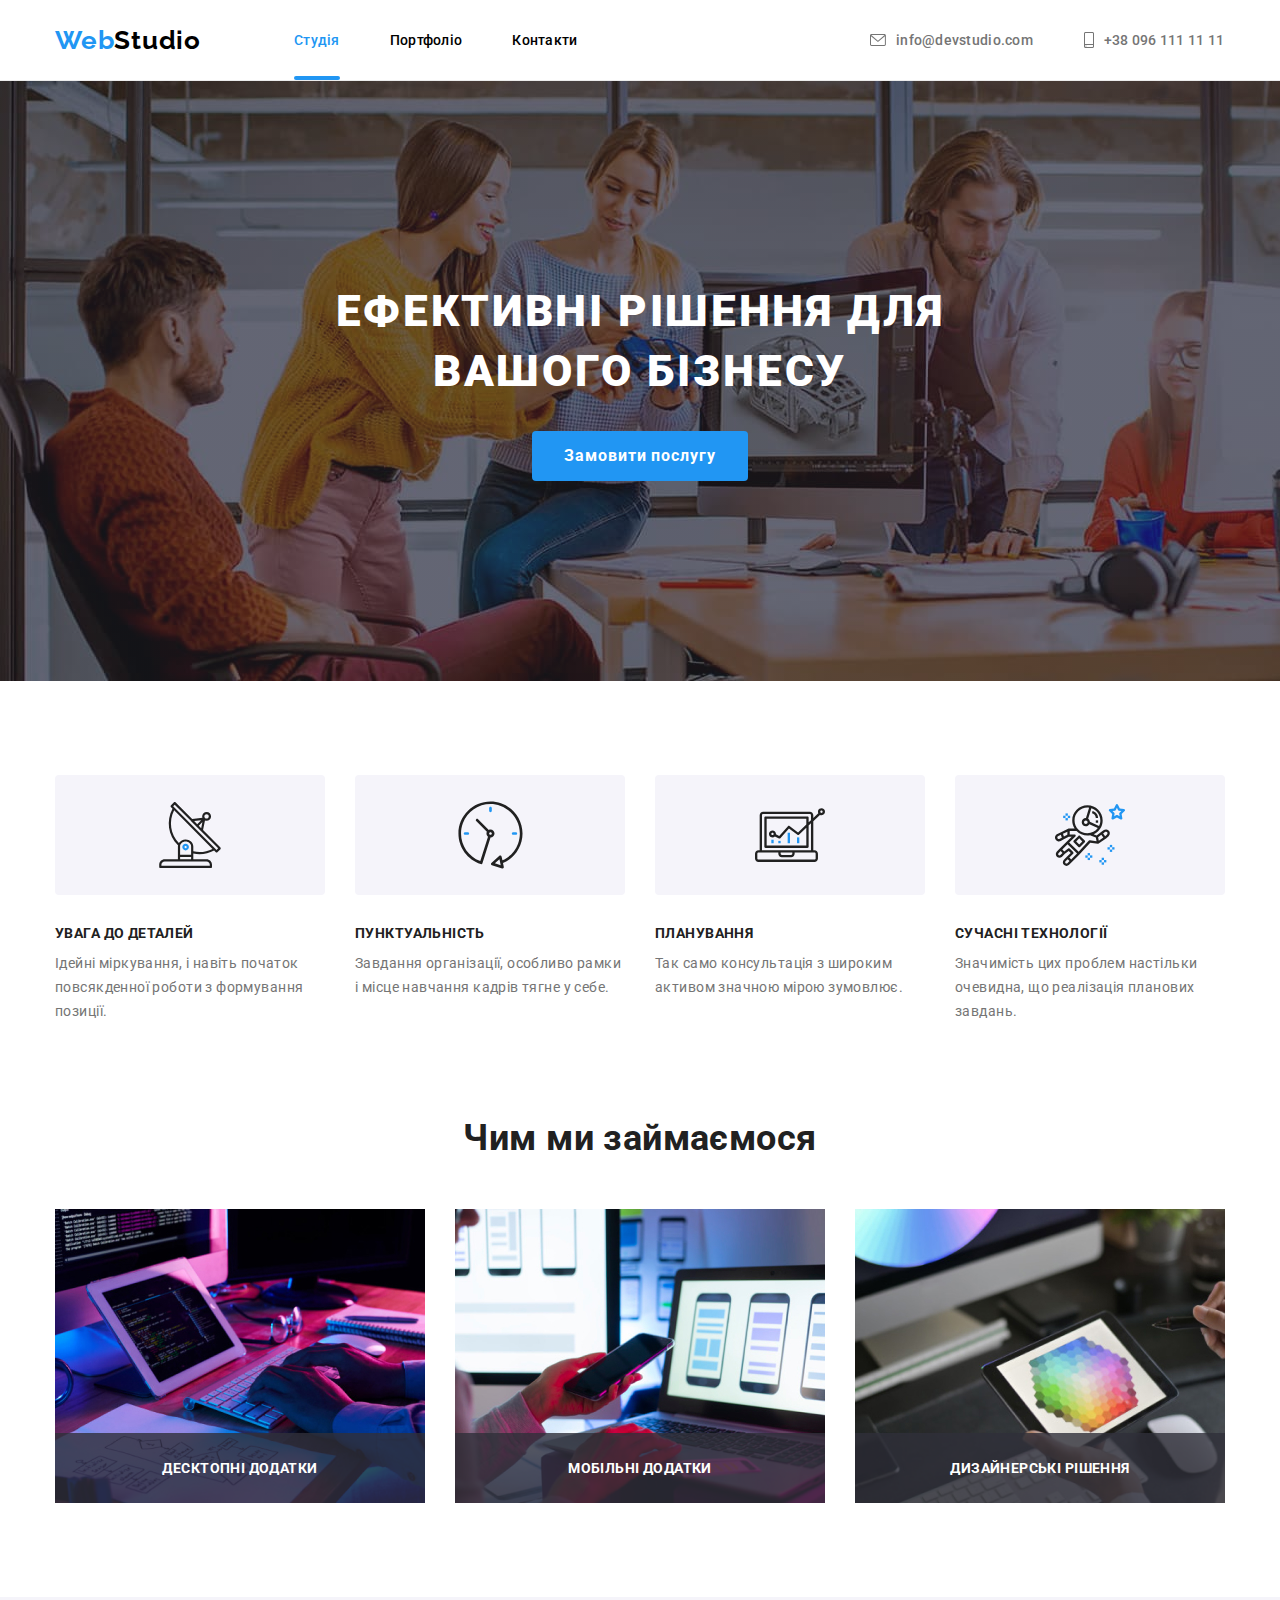
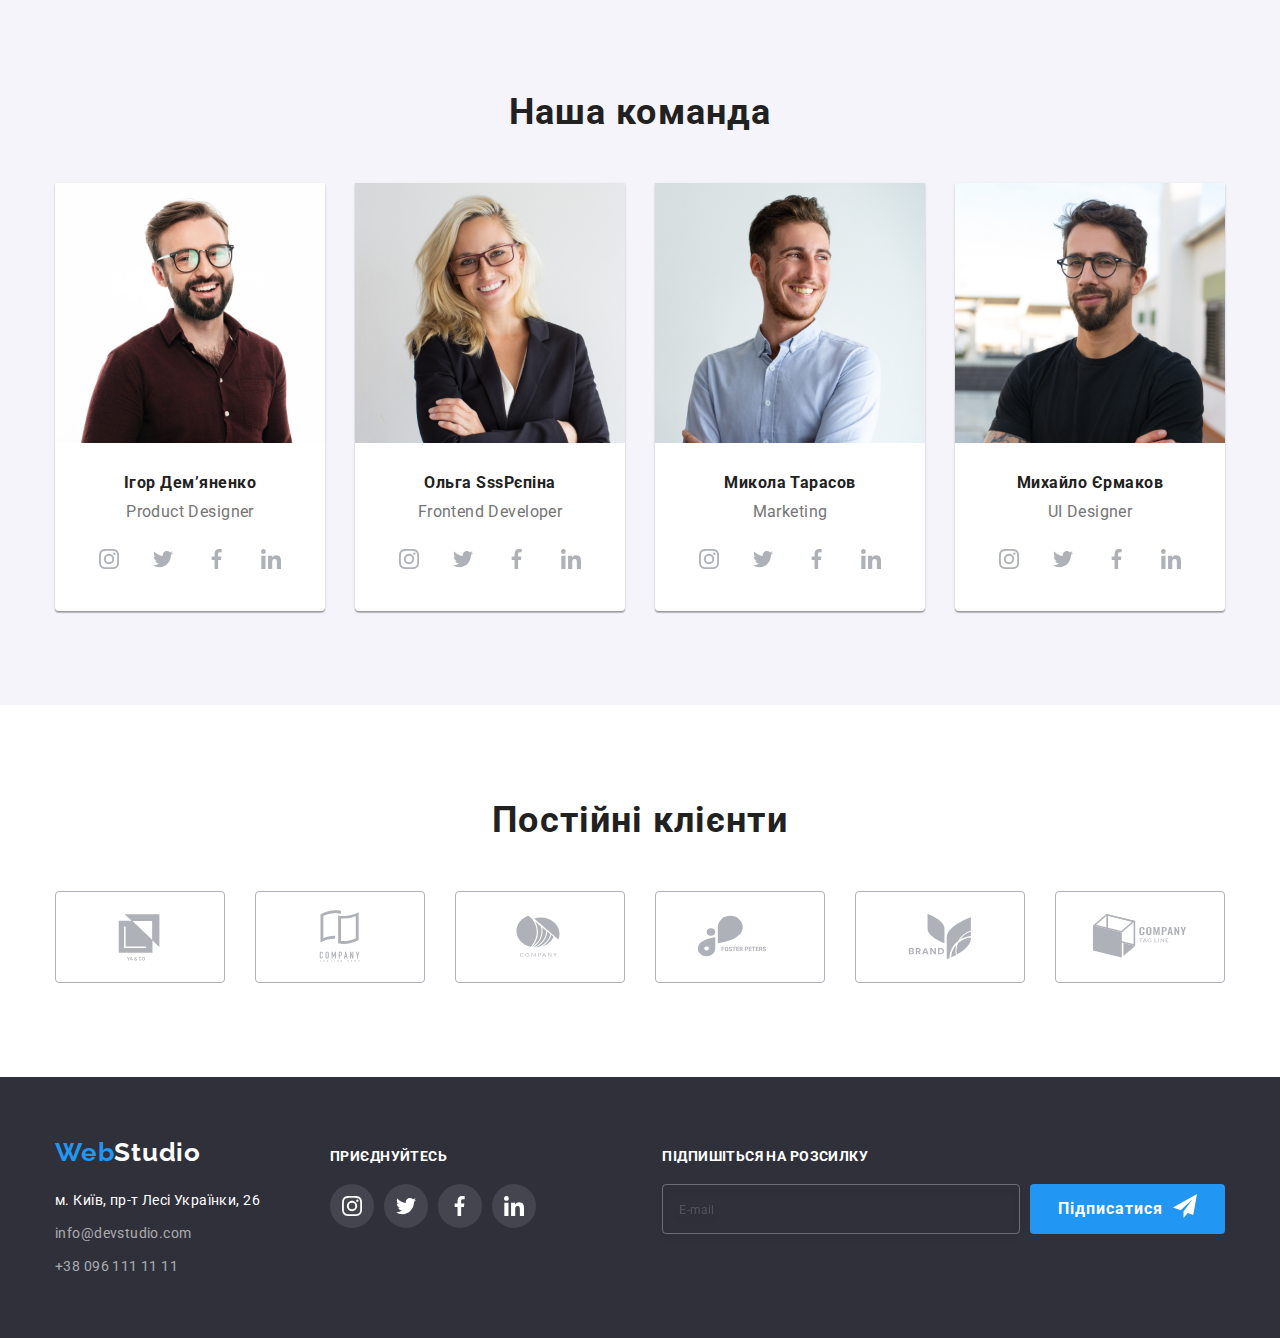
<file: index.html>
<!DOCTYPE html>
<html lang="en">

<head>
    <meta charset="UTF-8">
    <meta http-equiv="X-UA-Compatible" content="IE=edge">
    <meta name="viewport" content="width=device-width, initial-scale=1.0">
    <title>WebStudio</title>
    <link rel="preconnect" href="https://fonts.googleapis.com">
    <link rel="preconnect" href="https://fonts.gstatic.com" crossorigin>
    <link href="https://fonts.googleapis.com/css2?family=Raleway:wght@700&family=Roboto:wght@400;500;700;900&display=swap"
        rel="stylesheet">
        <link rel="stylesheet" href="https://cdnjs.cloudflare.com/ajax/libs/modern-normalize/1.1.0/modern-normalize.min.css">
    <link rel="stylesheet" href="./css/styles.css"/>
</head>

<body>
    <header class="header">
        <div class="header-container container">
        <a class="logo-link link" href="./index.html"><span class="web-logo">Web</span>Studio</a>
        <nav class="header-nav">
            <ul class="nav-list list">
                <li class="header-nav-item"><a href="./index.html"class="header-link link current">Студія</a></li>
                <li class="header-nav-item"><a href="./portfolio.html" class="link">Портфоліо</a> </li>
                <li class="header-nav-item last"><a href="" class="link">Контакти</a> </li>
            </ul>
            <!-- Навігація -->
        </nav>
        <!-- Пошта, телефон -->
        <ul class="list-adress list">
            <li class="list-item">
                <a class="adress-post link" href="mailto:info@devstudio.com">
                    <svg class="adress-icon" width="16" height="12">
                        <use href="./images/symbol-defs.svg#icon-envelope-new"></use>
                    </svg>
                info@devstudio.com</a></li>
            <li><a class="adress-tel link" href="tel:+380961111111">
                <svg class="adress-icon" width="10" height="16">
                    <use href="./images/symbol-defs.svg#icon-smartphone-new"></use>
                </svg>
                +38 096 111 11 11</a></li>
        </ul>
        </div>
    </header>
    <!-- Головий слайд -->
            <main>
                <section class="main-section">
                <div class="container">
            <h1 class="main-title">Ефективні рішення для вашого бізнесу</h1>
            <button class="main-button btn" data-modal-open type="button">Замовити послугу</button>
        </section>
        </div>
        <!-- Особливості -->
        <section class="advantages section">
        <div class="container">
            <h2 class="visually-hidden">Особливості</h2>
            <ul class="advantages-list list">
                <li>
                    <div class="advantages-list-icon">
                    <svg class="advantages-icon" width="66" height="70">
                        <use href="./images/symbol-defs.svg#icon-antenna-full"></use>
                    </svg>
                    </div>
                    <h3 class="advantages-list-title">УВАГА ДО ДЕТАЛЕЙ</h3>
                    <p class="advantages-list-text">Ідейні міркування, і навіть початок повсякденної роботи з формування позиції.</p>
                </li>
                <li>
                    <div class="advantages-list-icon">
                        <svg class="advantages-icon" width="67" height="70">
                            <use href="./images/symbol-defs.svg#icon-clock-full"></use>
                        </svg>
                    </div>
                    <h3 class="advantages-list-title">ПУНКТУАЛЬНІСТЬ</h3>
                    <p class="advantages-list-text">Завдання організації, особливо рамки і місце навчання кадрів тягне у себе.</p>
                </li>
                <li>
                    <div class="advantages-list-icon">
                        <svg class="advantages-icon" width="70" height="70">
                            <use href="./images/symbol-defs.svg#icon-diagram-full"></use>
                        </svg>
                    </div>
                    <h3 class="advantages-list-title">ПЛАНУВАННЯ</h3>
                    <p class="advantages-list-text">Так само консультація з широким активом значною мірою зумовлює.</p>
                </li>
                <li>
                    <div class="advantages-list-icon">
                        <svg class="advantages-icon" width="70" height="70">
                            <use href="./images/symbol-defs.svg#icon-astronaut-full"></use>
                        </svg>
                    </div>
                    <h3 class="advantages-list-title">СУЧАСНІ ТЕХНОЛОГІЇ</h3>
                    <p class="advantages-list-text">Значимість цих проблем настільки очевидна, що реалізація планових завдань.</p>
                </li>
            </ul>
        </section>
        </div>
        <!-- Чим ми займаємося -->
        <section class="work section">
        <div class="container">
            <h2 class="work-title">Чим ми займаємося</h2>
            <ul class="work-list list">
                <li class="work--item">
                    <div class="work-thumb">
                        <img src="./images/img1.jpg" alt="IT-фахівець пише код" width="370" height="294">
                        <p class="work-thumb-title">Десктопні додатки</p>
                    </div> 
                </li>
                <li class="work--item">
                    <div class="work-thumb">
                    <img src="./images/img2.jpg" alt="IT-фахівець робить вертску" width="370" height="294">
                    <p class="work-thumb-title">Мобільні додатки</p>
                    </div>
                </li>
                <li class="work--item">
                    <div class="work-thumb">
                <img src="./images/img3.jpg" alt="Дизайнер розробляє дизайн" width="370" height="294">
                <p class="work-thumb-title third">Дизайнерські рішення</p>
                </div>
            </li>
            </ul>
        </section>
        </div>
        <!-- Наша команда -->
        <section class="section-team section" >
            <div class="container">
            <h2 class="team-title-general">Наша команда</h2>
            <ul class="team-title-list list">
                <li class="team-item">
                    <img src="./images/Ігор-Демʼяненко.jpg" alt="Ігор Демʼяненко" width="270" height="260">
                    <div class="team-item-list">
                    <h3 class="team-title">Ігор Демʼяненко</h3>
                    <p class="team-text">Product Designer</p>
                    <ul class="social-list list">
                        <li class="social-items">
                            <a 
                            class="social-link"
                            href="https://www.instagram.com/" 
                            target="_blank" 
                            rel="noopener nofollow noreferrer">
                                <svg class="social-icon" width="20" height="20">
                                <use href="./images/symbol-defs.svg#icon-instagram"></use>
                                </svg>
                            </a>
                        </li>
                        <li><a 
                             class="social-link"
                            href="https://www.instagram.com/" target="_blank" rel="noopener nofollow noreferrer">
                            <svg class="social-icon" width="20" height="20">
                                <use href="./images/symbol-defs.svg#icon-twitter"></use>
                            </svg>
                        </a>
                    </li>
                        <li><a 
                             class="social-link"
                            href="https://www.instagram.com/" target="_blank" rel="noopener nofollow noreferrer">
                            <svg class="social-icon" width="20" height="20">
                                <use href="./images/symbol-defs.svg#icon-facebook"></use>
                            </svg>
                        </a>
                    </li>
                        <li><a 
                             class="social-link"
                            href="https://www.instagram.com/" target="_blank" rel="noopener nofollow noreferrer">
                            <svg class="social-icon" width="20" height="20">
                                <use href="./images/symbol-defs.svg#icon-linkedin"></use>
                            </svg>
                        </a>
                    </li>
                    </ul>
                </li>
                <li class="team-item">
                    <img src="./images/Ольга-Рєпіна.jpg" alt="Ольга Рєпіна" width="270" height="260">
                    <div class="team-item-list">
                    <h3 class="team-title">Ольга SssРєпіна</h3>
                    <p class="team-text">Frontend Developer</p>
                    <ul class="social-list list">
                        <li class="social-items">
                            <a class="social-link" href="https://www.instagram.com/" target="_blank" rel="noopener nofollow noreferrer">
                                <svg class="social-icon" width="20" height="20">
                                    <use href="./images/symbol-defs.svg#icon-instagram"></use>
                                </svg>
                            </a>
                        </li>
                        <li><a class="social-link" href="https://www.instagram.com/" target="_blank" rel="noopener nofollow noreferrer">
                                <svg class="social-icon" width="20" height="20">
                                    <use href="./images/symbol-defs.svg#icon-twitter"></use>
                                </svg>
                            </a>
                        </li>
                        <li><a class="social-link" href="https://www.instagram.com/" target="_blank" rel="noopener nofollow noreferrer">
                                <svg class="social-icon" width="20" height="20">
                                    <use href="./images/symbol-defs.svg#icon-facebook"></use>
                                </svg>
                            </a>
                        </li>
                        <li><a class="social-link" href="https://www.instagram.com/" target="_blank" rel="noopener nofollow noreferrer">
                                <svg class="social-icon" width="20" height="20">
                                    <use href="./images/symbol-defs.svg#icon-linkedin"></use>
                                </svg>
                            </a>
                        </li>
                    </ul>
                </li>
                <li class="team-item">
                    <img src="./images/Микола-Тарасов.jpg" alt="Микола Тарасов" width="270" height="260">
                    <div class="team-item-list">
                    <h3 class="team-title">Микола Тарасов</h3>
                    <p class="team-text">Marketing</p>
                    <ul class="social-list list">
                        <li class="social-items">
                            <a class="social-link" href="https://www.instagram.com/" target="_blank" rel="noopener nofollow noreferrer">
                                <svg class="social-icon" width="20" height="20">
                                    <use href="./images/symbol-defs.svg#icon-instagram"></use>
                                </svg>
                            </a>
                        </li>
                        <li><a class="social-link" href="https://www.instagram.com/" target="_blank" rel="noopener nofollow noreferrer">
                                <svg class="social-icon" width="20" height="20">
                                    <use href="./images/symbol-defs.svg#icon-twitter"></use>
                                </svg>
                            </a>
                        </li>
                        <li><a class="social-link" href="https://www.instagram.com/" target="_blank" rel="noopener nofollow noreferrer">
                                <svg class="social-icon" width="20" height="20">
                                    <use href="./images/symbol-defs.svg#icon-facebook"></use>
                                </svg>
                            </a>
                        </li>
                        <li><a class="social-link" href="https://www.instagram.com/" target="_blank" rel="noopener nofollow noreferrer">
                                <svg class="social-icon" width="20" height="20">
                                    <use href="./images/symbol-defs.svg#icon-linkedin"></use>
                                </svg>
                            </a>
                        </li>
                    </ul>
                </li>
                <li class="team-item">
                    <img src="./images/Михайло-Єрмаков.jpg" alt="Михайло Єрмаков" width="270" height="260">
                    <div class="team-item-list">
                    <h3 class="team-title">Михайло Єрмаков</h3>
                    <p class="team-text">UI Designer</p>
                    <ul class="social-list list">
                        <li class="social-items">
                            <a class="social-link" href="https://www.instagram.com/" target="_blank" rel="noopener nofollow noreferrer">
                                <svg class="social-icon" width="20" height="20">
                                    <use href="./images/symbol-defs.svg#icon-instagram"></use>
                                </svg>
                            </a>
                        </li>
                        <li><a class="social-link" href="https://www.instagram.com/" target="_blank" rel="noopener nofollow noreferrer">
                                <svg class="social-icon" width="20" height="20">
                                    <use href="./images/symbol-defs.svg#icon-twitter"></use>
                                </svg>
                            </a>
                        </li>
                        <li><a class="social-link" href="https://www.instagram.com/" target="_blank" rel="noopener nofollow noreferrer">
                                <svg class="social-icon" width="20" height="20">
                                    <use href="./images/symbol-defs.svg#icon-facebook"></use>
                                </svg>
                            </a>
                        </li>
                        <li><a class="social-link" href="https://www.instagram.com/" target="_blank" rel="noopener nofollow noreferrer">
                                <svg class="social-icon" width="20" height="20">
                                    <use href="./images/symbol-defs.svg#icon-linkedin"></use>
                                </svg>
                            </a>
                        </li>
                    </ul>
                </li>
            </ul>
        </section>
        </div>
        <section class="section-clients">
            <div class="container">
<h2 class="clients-title">Постійні клієнти</h2>
<ul class="clients-list list">
    <li class="clients-item">
        <a class="clients-link" href="" target="_blank" rel="noopener nofollow noreferrer">
            <svg class="clients-icon" width="106" height="60">
                <use href="./images/symbol-defs.svg#icon-logo1-new"></use>
            </svg>
        </a>
    </li>
    <li  class="clients-item">
        <a class="clients-link" href="" target="_blank" rel="noopener nofollow noreferrer">
            <svg class="clients-icon" width="106" height="60">
                <use href="./images/symbol-defs.svg#icon-logo2-new"></use>
            </svg>
        </a>
    </li>
    <li  class="clients-item">
        <a class="clients-link" href="" target="_blank" rel="noopener nofollow noreferrer">
            <svg class="clients-icon" width="106" height="60">
                <use href="./images/symbol-defs.svg#icon-logo3-new"></use>
            </svg>
        </a>
    </li  class="clients-item">
    <li  class="clients-item">
        <a class="clients-link" href="" target="_blank" rel="noopener nofollow noreferrer">
            <svg class="clients-icon" width="106" height="60">
                <use href="./images/symbol-defs.svg#icon-logo4-new"></use>
            </svg>
        </a>
    </li>
    <li class="clients-item">
        <a class="clients-link" href="" target="_blank" rel="noopener nofollow noreferrer">
            <svg class="clients-icon" width="106" height="60">
                <use href="./images/symbol-defs.svg#icon-logo5-new"></use>
            </svg>
        </a>
    </li>
    <li class="clients-item">
        <a class="clients-link" href="" target="_blank" rel="noopener nofollow noreferrer">
            <svg class="clients-icon" width="106" height="60">
                <use href="./images/symbol-defs.svg#icon-logo6-new"></use>
            </svg>
        </a>
    </li>
</ul>
            </div>
        </section>
    </main>
    <footer class="footer">
        <div class="footer-logo container"> 
            <div class="footer-nav">
        <a class="logo-link-footer link" href="./index.html"><span class="web-logo">Web</span>Studio</a>
                <address class="adress">
            <ul class="footer-list list">
                <li class="footer-item">
                <a class="footer-adress link" href="https://goo.gl/maps/tTJU15JRMb5GEWjD7" target="_blank" rel="noopener nofollower noreferrer">м. Київ, пр-т Лесі Українки, 26</a>
                </li>
                <li class="footer-item"><a class="footer-link link" href="mailto:info@devstudio.com">info@devstudio.com</a></li>
                <li class="footer-item"> <a class="footer-link link" href="tel:+380961111111">+38 096 111 11 11</a></li>
                </address>
                </li>
        </ul>
    </div>
        <div class="footer-socials">
            <p class="title-join">Приєднуйтесь</p>
            <ul class="social-list-footer list">
                <li class="social-items">
                    <a class="social-link-footer" href="https://www.instagram.com/" target="_blank" rel="noopener nofollow noreferrer">
                        <svg class="social-icon-footer" width="20" height="20">
                            <use href="./images/symbol-defs.svg#icon-instagram"></use>
                        </svg>
                    </a>
                </li>
                <li><a class="social-link-footer" href="https://www.instagram.com/" target="_blank" rel="noopener nofollow noreferrer">
                        <svg class="social-icon-footer" width="20" height="20">
                            <use href="./images/symbol-defs.svg#icon-twitter"></use>
                        </svg>
                    </a>
                </li>
                <li><a class="social-link-footer" href="https://www.instagram.com/" target="_blank" rel="noopener nofollow noreferrer">
                        <svg class="social-icon-footer" width="20" height="20">
                            <use href="./images/symbol-defs.svg#icon-facebook"></use>
                        </svg>
                    </a>
                </li>
                <li><a class="social-link-footer" href="https://www.instagram.com/" target="_blank" rel="noopener nofollow noreferrer">
                        <svg class="social-icon-footer" width="20" height="20">
                            <use href="./images/symbol-defs.svg#icon-linkedin"></use>
                        </svg>
                    </a>
                </li>
            </ul>
        </section>
        </div>
        <div class="follow-form">
            <p class="form-title-footer">Підпишіться на розсилку</p>
                <form class="form-footer">
                    <label class="form-footer-label">
<input class="form-footer-input" type="email" placeholder="E-mail"/>
<button class="button-footer-form" type="submit">Підписатися
    <svg class="button-icon-" width="24" height="24">
        <use href="./images/symbol-defs.svg#icon-send"></use>
    </svg>
</button>

                    </label>
                </form>
            </a>
        </div>
    </footer>

    <div class="backdrop is-hidden" data-modal>
        <div class="modal">
            <p class="modal-title">Залиште свої дані, ми вам передзвонимо</p>
            <form class="modal-form">
                    <label class="form-field">
                        <span class="form-label">Іʼмя</span>
                <input class="form-input" type="name" name="name" />
                <svg class="form-icon" width="18" height="18">
                <use href="./images/symbol-defs.svg#icon-person"></use>
                </svg>
                </label>
    <label class="form-field"> 
        <span class="form-label">Телефон</span>
<input class="form-input" type="phone" name="phone" />
<svg class="form-icon"  width="18" height="18">
    <use href="./images/symbol-defs.svg#icon-telephone"></use>
</svg>
</label>

    <label class="form-field">
     <span class="form-label">Пошта</span>
    <input class="form-input" type="email" name="email"/>
    <svg class="form-icon"  width="18" height="18">
        <use href="./images/symbol-defs.svg#icon-letter"></use>
    </svg>
    </label>
    <label class="form-field">
        <span class="form-label">Коментар</span>
        <textarea class="form-message" id="" rows="5" placeholder="Введіть текст"></textarea>
    </label>
    <label class="form-agreement">
        

    <input class="form-checkbox visually-hidden" type="checkbox" name="agreement-checkbox" />
    <svg class="box-checkbox" width="16" height="15">
        <use class="checked" href="./images/symbol-defs.svg#icon-checkbox"></use>
        <use class="unchecked" href="./images/symbol-defs.svg#icon-checked"></use>
    </svg>
    <span class="form-agreement-text">Погоджуюся з розсилкою та приймаю <a class="form-agreement-link" href="">Умови договору</a></span>
    </label>
    <button class="form-btn" type="submit">Відправити</button>
            </form>
<button class="close-btn btn" type="button" data-modal-close> 
<svg class="close-btn-icon" width="11" height="11">
    <use href="./images/symbol-defs.svg#icon-Vector"></use>
</svg>
</button>
</div>
    </div>
    <script src="./js/modal.js"></script>
</body>

</html>
</file>
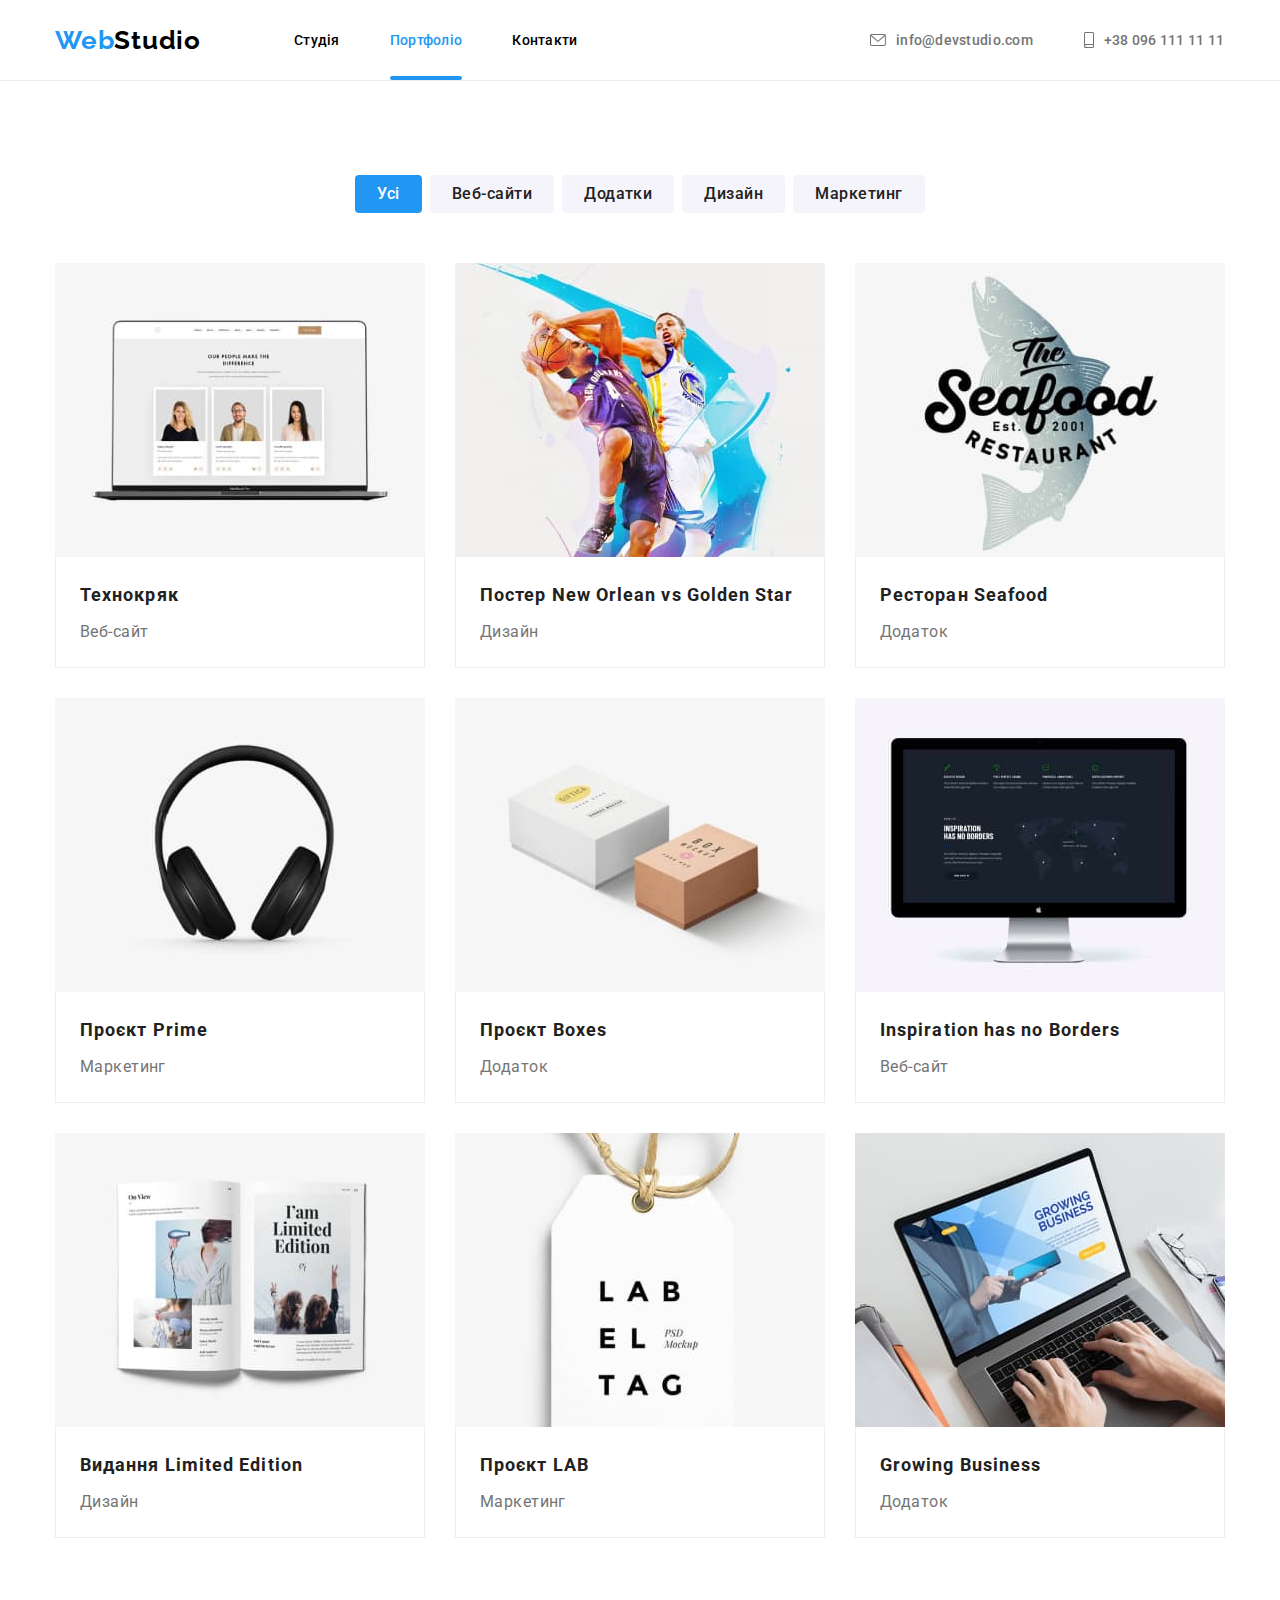
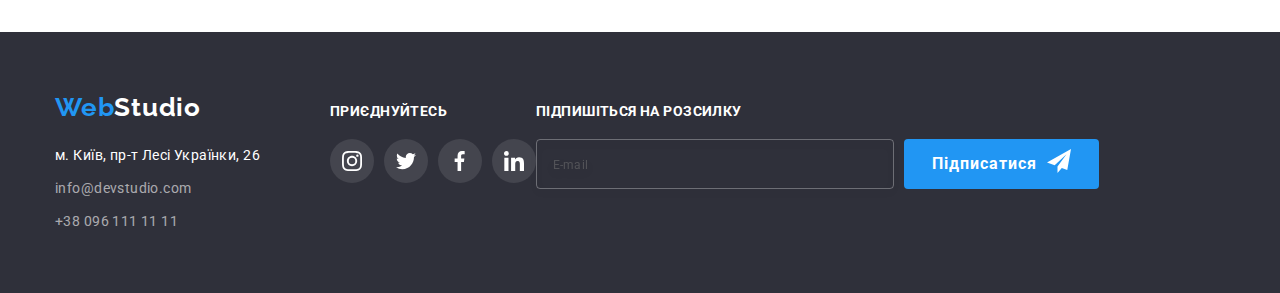
<file: portfolio.html>
<!DOCTYPE html>
<html lang="en">

<head>
    <meta charset="UTF-8">
    <meta http-equiv="X-UA-Compatible" content="IE=edge">
    <meta name="viewport" content="width=device-width, initial-scale=1.0">
    <title>WebStudio</title>
    <link rel="preconnect" href="https://fonts.googleapis.com">
    <link rel="preconnect" href="https://fonts.gstatic.com" crossorigin>
    <link href="https://fonts.googleapis.com/css2?family=Raleway:wght@700&family=Roboto:wght@400;500;700;900&display=swap"
        rel="stylesheet"/>
        <link rel="stylesheet" href="https://cdnjs.cloudflare.com/ajax/libs/modern-normalize/1.1.0/modern-normalize.min.css">
    <link rel="stylesheet" href="./css/styles.css" />
</head>

<body>
    <header class="header">
        <div class="header-container container">
            <a class="logo-link link" href="./index.html"><span class="web-logo">Web</span>Studio</a>
            <nav class="header-nav">
                <ul class="nav-list list">
                    <li class="header-nav-item"><a href="./index.html" class="link">Студія</a></li>
                    <li class="header-nav-item"><a href="./portfolio.html" class="header-link link current">Портфоліо</a> </li>
                    <li class="header-nav-item last"><a href="" class="link">Контакти</a> </li>
                </ul>
                <!-- Навігація -->
            </nav>
            <!-- Пошта, телефон -->
            <ul class="list-adress list">
                <li class="list-item">
                    <a class="adress-post link" href="mailto:info@devstudio.com">
                        <svg class="adress-icon" width="16" height="12">
                            <use href="./images/symbol-defs.svg#icon-envelope-new"></use>
                        </svg>
                        info@devstudio.com</a>
                </li>
                <li><a class="adress-tel link" href="tel:+380961111111">
                        <svg class="adress-icon" width="10" height="16">
                            <use href="./images/symbol-defs.svg#icon-smartphone-new"></use>
                        </svg>
                        +38 096 111 11 11</a></li>
            </ul>
        </div>
    </header>
    <!-- Головна інформація   -->
<main> 
    <section class="section-info">
<div class="container">
        <!-- Навігація по прикладах робот -->
        <ul class="info-list list">
            <li><button class="info-button current" type="button">Усі</button></li>
            <li><button class="info-button second" type="button">Веб-сайти</button></li>
            <li><button class="info-button third" type="button">Додатки</button></li>
            <li><button class="info-button forth" type="button">Дизайн</button></li>
            <li><button class="info-button fifth" type="button">Маркетинг</button></li>
        </ul>
<!-- Приклади -->
<ul class="examples-list list">
    <li class="examples-item">
        <a class="examples-link link" href="" target="_blank" rel="noopener nofollow noreferrer">
            <div class="examples-thumb">
    <img src="./images/Techno.jpg" 
    alt="Сайт Технохряк" 
    width="370" 
    height="294">
    <div class="overlay">
<p class="overlay-text">Ресурс пропонує комплексні пропозиції з різним рівнем функціоналу та сервісів. Все це дозволить відвідувачу отримати
вичерпні відомості про компанію чи приватну особу.</p>
    </div>
    </div>
     <div class="examples-border">
    <h2 class="examples-title-list">Технокряк</h2>
    <p class="examples-text">Веб-сайт</p>
    </div>
    </a>
    </li>
    <li class="examples-item">
        <a class="examples-link link" href="" target="_blank" rel="noopener nofollow noreferrer">
            <div class="examples-thumb">
    <img src="./images/Poster.jpg" 
    alt="Постер" 
    width="370" 
    height="294">
    <div class="overlay">
        <p class="overlay-text">Ресурс пропонує комплексні пропозиції з різним рівнем функціоналу та сервісів. Все це дозволить
            відвідувачу отримати
            вичерпні відомості про компанію чи приватну особу.</p>
    </div>
    </div>
    <div class="examples-border">
    <h2 class="examples-title-list">Постер New Orlean vs Golden Star</h2>
    <p class="examples-text">Дизайн</p>
    </div>
    </a>
    </li>
    <li class="examples-item">
        <div class="examples-thumb">
        <a class="examples-link link" href="" target="_blank" rel="noopener nofollow noreferrer">
    <img src="./images/Seafood.jpg" alt="Ресторан Seafood" width="370" height="294">
    <div class="overlay">
        <p class="overlay-text">Ресурс пропонує комплексні пропозиції з різним рівнем функціоналу та сервісів. Все це дозволить
            відвідувачу отримати
            вичерпні відомості про компанію чи приватну особу.</p>
</div>
    </div>
    <div class="examples-border">
    <h2 class="examples-title-list">Ресторан Seafood</h2>
    <p class="examples-text">Додаток</p>
    </div>
    </a>
    </li>
    <li class="examples-item">
        <a class="examples-link link" href="" target="_blank" rel="noopener nofollow noreferrer">
            <div class="examples-thumb">
    <img src="./images/Prime.jpg" alt="Навушники" width="370" height="294">
    <div class="overlay">
        <p class="overlay-text">Ресурс пропонує комплексні пропозиції з різним рівнем функціоналу та сервісів. Все це дозволить
            відвідувачу отримати
            вичерпні відомості про компанію чи приватну особу.</p>
</div>
    </div>
    <div class="examples-border">
    <h2 class="examples-title-list">Проєкт Prime</h2>
    <p class="examples-text">Маркетинг</p>
    </div>
    </a>
    </li>
    <li class="examples-item">
        <a class="examples-link link" href="" target="_blank" rel="noopener nofollow noreferrer">
            <div class="examples-thumb">
        <img src="./images/Boxes.jpg" alt="Коробки" width="370" height="294">
        <div class="overlay">
            <p class="overlay-text">Ресурс пропонує комплексні пропозиції з різним рівнем функціоналу та сервісів. Все це дозволить
                відвідувачу отримати
                вичерпні відомості про компанію чи приватну особу.</p>
</div>
        </div>
    <div class="examples-border">
    <h2 class="examples-title-list">Проєкт Boxes</h2>
    <p class="examples-text">Додаток</p>
    </div>
    </a>
    </li>
    <li class="examples-item">
        <a class="examples-link link" href="" target="_blank" rel="noopener nofollow noreferrer">
            <div class="examples-thumb">
        <img src="./images/Insiparations.jpg" alt= "Сайт Inspiration" width="370" height="294">
        <div class="overlay">
            <p class="overlay-text">Ресурс пропонує комплексні пропозиції з різним рівнем функціоналу та сервісів. Все це дозволить
                відвідувачу отримати
                вичерпні відомості про компанію чи приватну особу.</p>
            </div>
        </div>
    <div class="examples-border">
    <h2 class="examples-title-list">Inspiration has no Borders</h2>
    <p class="examples-text">Веб-сайт</p>
    </div>
    </a>
    </li>
    <li class="examples-item">
        <a class="examples-link link" href="" target="_blank" rel="noopener nofollow noreferrer">
            <div class="examples-thumb">
        <img src="./images/Limited-Edition.jpg" alt="Журнал Limited Edition" width="370" height="294">
        <div class="overlay">
            <p class="overlay-text">Ресурс пропонує комплексні пропозиції з різним рівнем функціоналу та сервісів. Все це дозволить
                відвідувачу отримати
                вичерпні відомості про компанію чи приватну особу.</p>
</div>
        </div>
    <div class="examples-border">
    <h2 class="examples-title-list">Видання Limited Edition</h2>
    <p class="examples-text">Дизайн</p>
    </div>
    </a>
    </li>
    <li class="examples-item">
        <a class="examples-link link" href="" target="_blank" rel="noopener nofollow noreferrer">
            <div class="examples-thumb">
        <img src="./images/LAB.jpg" alt="Бірка LAB" width="370" height="294">
        <div class="overlay">
            <p class="overlay-text">Ресурс пропонує комплексні пропозиції з різним рівнем функціоналу та сервісів. Все це дозволить
                відвідувачу отримати
                вичерпні відомості про компанію чи приватну особу.</p>
</div>
        </div>
    <div class="examples-border">
    <h2 class="examples-title-list">Проєкт LAB</h2>
    <p class="examples-text">Маркетинг</p>
    </div>
    </a>
    </li>
    <li class="examples-item">
        <a class="examples-link link" href="" target="_blank" rel="noopener nofollow noreferrer">
            <div class="examples-thumb">
        <img src="./images/Growing.jpg" alt="Сайт Growing Business" width="370" height="294">
        <div class="overlay">
            <p class="overlay-text">Ресурс пропонує комплексні пропозиції з різним рівнем функціоналу та сервісів. Все це дозволить
                відвідувачу отримати
                вичерпні відомості про компанію чи приватну особу.</p>
            </div>
        </div>
    <div class="examples-border">
    <h2 class="examples-title-list">Growing Business</h2>
    <p class="examples-text">Додаток</p>
    </div>
    </a>
    </li>
</ul>
</div>
<h1 class="visually-hidden">Портфоліо</h1>
</section>
</main>
<footer class="footer">
    <div class="footer-logo container">
        <div class="footer-nav">
            <a class="logo-link-footer link" href="./index.html"><span class="web-logo">Web</span>Studio</a>
            <address class="adress">
                <ul class="footer-list list">
                    <li class="footer-item">
                        <a class="footer-adress link" href="https://goo.gl/maps/tTJU15JRMb5GEWjD7" target="_blank"
                            rel="noopener nofollower noreferrer">м. Київ, пр-т Лесі Українки, 26</a>
                    </li>
                    <li class="footer-item"><a class="footer-link link"
                            href="mailto:info@devstudio.com">info@devstudio.com</a></li>
                    <li class="footer-item"> <a class="footer-link link" href="tel:+380961111111">+38 096 111 11 11</a>
                    </li>
            </address>
            </li>
            </ul>
        </div>
        <div class="footer-socials">
            <p class="title-join">Приєднуйтесь</p>
            <ul class="social-list-footer list">
                <li class="social-items">
                    <a class="social-link-footer" href="https://www.instagram.com/" target="_blank"
                        rel="noopener nofollow noreferrer">
                        <svg class="social-icon-footer" width="20" height="20">
                            <use href="./images/symbol-defs.svg#icon-instagram"></use>
                        </svg>
                    </a>
                </li>
                <li><a class="social-link-footer" href="https://www.instagram.com/" target="_blank"
                        rel="noopener nofollow noreferrer">
                        <svg class="social-icon-footer" width="20" height="20">
                            <use href="./images/symbol-defs.svg#icon-twitter"></use>
                        </svg>
                    </a>
                </li>
                <li><a class="social-link-footer" href="https://www.instagram.com/" target="_blank"
                        rel="noopener nofollow noreferrer">
                        <svg class="social-icon-footer" width="20" height="20">
                            <use href="./images/symbol-defs.svg#icon-facebook"></use>
                        </svg>
                    </a>
                </li>
                <li><a class="social-link-footer" href="https://www.instagram.com/" target="_blank"
                        rel="noopener nofollow noreferrer">
                        <svg class="social-icon-footer" width="20" height="20">
                            <use href="./images/symbol-defs.svg#icon-linkedin"></use>
                        </svg>
                    </a>
                </li>
            </ul>
            </section>
        </div>
        <div>
            <p class="form-title-footer">Підпишіться на розсилку</p>
            <form class="form-footer">
                <label class="form-footer-label">
                    <input class="form-footer-input" type="email" placeholder="E-mail" />
                    <button class="button-footer-form" type="submit">Підписатися
                        <svg class="button-icon-" width="24" height="24">
                            <use href="./images/symbol-defs.svg#icon-send"></use>
                        </svg>
                    </button>
        
                </label>
            </form>
            </a>
        </div>
</footer>
</body>

</html>
</file>
<file: css/styles.css>
body {
    font-family: 'Roboto', sans-serif;
    background-color: var(--background-color);
    color: var(--primary-text-color);
    font-size: 14px;
    letter-spacing: 0.03em;
}

h1, h2, h3, h4, h5, p {
    margin: 0;
}

/* :hover,
:focus {
    transition: color 250ms cubic-bezier(0.4, 0, 0.2, 1), background-color 250ms cubic-bezier(0.4, 0, 0.2, 1) , 
    box-shadow 250ms cubic-bezier(0.4, 0, 0.2, 1);
    } */


.container {
    width: 1200px;
    margin: 0 auto;
    padding:0 15px;
}

.link {
text-decoration: none;
color: var(--black-color);
transition: color 250ms cubic-bezier(0.4, 0, 0.2, 1);
}

.link:hover,
.link:focus {
    color: var(--accent-color);
}

.list {
    list-style: none;
    padding-left: 0;
    margin: 0;
}


:root {
    --primary-text-color: #212121; 
    --title-text-color: #757575;
    --accent-color: #2196F3;
    --background-color: #FFFFFF;
    --background-color-footer: #2F303A;;
    --backround-color-section: #F5F5F5;
    --background-color-team: #F5F4FA;;
--black-color: #000000
}

img {
    display: block;
    max-width: 100%;
    height: auto;
}





/* background: #EEEEEE;
background: #000000;
background: #FFFFFF99;
background: #2F303A;
background: #ECECEC; */


.logo-link {
    font-family: 'Raleway';
        font-style: normal;
        font-weight: 700;
        font-size: 26px;
        line-height: calc( 31 / 26);
        color: var(--black-color);
        /* identical to box height */
        letter-spacing: 0.03em;
        margin-right: 93px;
}

.section {
    padding-top: 94px;
   padding-bottom: 94px;
}



/* Header */

.header {
    border-bottom: 1px solid #ECECEC;
}

.header-container {
    display: flex;
    align-items: center;
 

}

.web-logo {
    color: var(--accent-color)
}

.nav-list {
        display: flex;
}

.header-nav {
    margin-right: auto;
}

.header-nav-item{
    font-family: 'Roboto';
        font-style: normal;
        font-weight: 500;
        font-size: 14px;
        line-height: calc( 16 / 14);
        letter-spacing: 0.02em;
        color: var(--black-color);
        margin-right: 50px;
        padding: 32px 0;
}

.last {
margin-right: 0%;
}

.header-nav-item {
    
}

.header-link {
    position: relative;
    padding: 32px 0;
}

.header-link.current::after {
    content: '';
    display: block;
    position: absolute;
    bottom: 0;
    left: 0;
    width: 100%;
    height: 4px;
    background-color: var(--accent-color);
    border-radius: 2px;
}

  .header-nav .link.current {
    color: var(--accent-color);
    transition: color 250ms cubic-bezier(0.4, 0, 0.2, 1);
  }

/* POST, TELEPHONE */

.adress-icon {
    fill: currentColor;
   margin-right: 10px;
}


.header-post-link {

}

.adress-post {
    display: flex;
    justify-content: center;
   align-items: center;
  
}

.adress-tel {
    display: flex;
        justify-content: center;
        align-items: center;
        width: 142px;
            height: 16px;
}

.list-adress {
    display: flex;
    align-items:center;
}

.list-item {
    margin-right: 50px;
}

.list-adress .link.current {
    color: var(--accent-color)
}

.list-adress .link {
    font-weight: 500;
        font-size: 14px;
        line-height: calc( 16 / 14);
        letter-spacing: 0.02em;
        color: var(--title-text-color);
        transition: color 250ms cubic-bezier(0.4, 0, 0.2, 1);
    }
       
    .list-adress .link:hover,
    .list-adress .link:focus {
       color: var(--accent-color);
        }

/* ГОЛОВНИЙ СЛАЙД */

.main-section {
    padding: 200px 0;
    background-image:linear-gradient(to right, rgba(47, 48, 58, 0.4), rgba(47, 48, 58, 0.4)), url(../images/main-bkg.jpg);
    background-size: cover;
    background-repeat: no-repeat;
    max-width: 1600px;
    height: 600px;
    margin: 0 auto;
}



.main-title {
font-weight: 900;
font-size: 44px;
line-height: calc(60 / 44);
text-align: center;
letter-spacing: 0.06em;
text-transform: uppercase;
color: var(--background-color);
width: 696px;
margin: 0 auto;
margin-bottom: 30px;
}

.main-section .btn {
font-weight: 700;
    font-size: 16px;
    line-height: calc(30 / 16);
    letter-spacing: 0.06em;
    background-color: var(--accent-color);
    color: var(--background-color);
    cursor:pointer;
    font-family: inherit;
    padding: 10px 32px;
    border: none;
  
}

.main-button {
    display: block;
    margin-left: auto;
    margin-right: auto;
    border-radius: 4px;
        border-color: transparent;
        padding: 6px 22px;
        min-width: 216px;
}




/* OCОБЛИВОСТІ */
/* .section-advantages {
    background-color: var(--backround-color-section);
} */

.visually-hidden {
    position: absolute;
    width: 1px;
    height: 1px;
    margin: -1px;
    border: 0;
    padding: 0;

    white-space: nowrap;
    clip-path: inset(100%);
    clip: rect(0 0 0 0);
    overflow: hidden;
}


.advantages-list-title {
font-weight: 700;
    line-height: calc(16 / 14);
    text-transform: uppercase;
    color: var(--primary-text-color);
    font-size: 14px;
    margin-bottom: 10px;
}

.advantages-list-text {
        line-height: calc(24 / 14);
     color: var(--title-text-color)
}

.advantages-list-icon {
    display: flex;
    justify-content: center;
    align-items: center;
    width: 270px;
    height: 120px;
    background: #F5F4FA;
    border-radius: 4px;
   margin-bottom: 30px;
}

.advantages-list {
    display: flex;
    gap: 30px;
}



/* WORK */
/* .section-work {
    background-color: var(--backround-color-section);
} */
.work-title {
    font-weight: 700;
        font-size: 36px;
        line-height: calc( 42 / 36 );
        text-align: center;
        color: var(--primary-text-color);
        margin-bottom: 50px;
}

.work-list {
    display: flex;
    gap: 30px;
    
}

.work--item {
    position: relative;
}

.work {
    padding-top: 0;
}

.work-thumb {
    position: relative;
}

.work-overlay {
        /* position: absolute;
            bottom: 0;
            left: 0;
            display: flex;
            background-color: #2F303ACC;
            width: 100%;
            height: 70px; */
}

.work-thumb-title {
font-weight: 700;
line-height: calc( 16 / 14);
text-transform: uppercase;

color: var(--background-color);

position: absolute;
    bottom: 0;
    display: flex;
    background-color: #2F303ACC;
    width: 100%;
    height: 70px;
    justify-content: center;
    align-items: center;
}

.work-thumb-title.third {
    padding: 27px 94px;
}

/* TEAM */

.team-title-general {
    font-weight: 700;
        font-size: 36px;
        line-height: calc( 42/36 );
        text-align: center;
        letter-spacing: 0.03em;
        color: var(--primary-text-color);
        margin-bottom: 50px;
}


.section-team {
 background-color: var(--background-color-team);
}

.team-title {
    font-size: 16px;
    line-height: calc( 19 / 16 );
    /* identical to box height */

    text-align: center;
    letter-spacing: 0.03em;
    color: var(--primary-text-color);
    margin-bottom: 10px;
}

.team-text {
        font-size: 16px;
        line-height: calc(19 / 16);
        /* identical to box height */
        text-align: center;
        color: var(--title-text-color);
}

.team-title-list {
    display: flex;
    gap: 30px;
}

.team-title-list .name {
    display: flex;
    justify-content: center;
}

.team-item {
    background-color: var(--background-color);
    box-shadow: 0px 1px 3px rgba(0, 0, 0, 0.12), 0px 1px 1px rgba(0, 0, 0, 0.14), 0px 2px 1px rgba(0, 0, 0, 0.2);
    border-radius: 0px 0px 4px 4px;
}

.team-item-list {
    padding-top: 30px;
    padding-bottom: 30px;
}

.social-icon {
    fill: currentColor;
    /* width: 44px;
    height: 44px;
    background-color: #2196F3;
    fill: rgba(175, 177, 184, 1);;
    border-radius: 50%; */
}

.social-list {
    display: flex;
    align-items: center;
    justify-content: center;
     margin-top: 16px;
     gap: 10px;
}

.social-link {
    display: flex;
    align-items: center;
    justify-content: center;
    width: 44px;
    height: 44px;
    border-radius: 50%;
    color: #AFB1B8;
    transition: color 250ms cubic-bezier(0.4, 0, 0.2, 1), background-color 250ms cubic-bezier(0.4, 0, 0.2, 1);
}

/* .social-link:hover .social-icon ,
.social-link:focus .social-icon {
    fill: #FFFFFF;
} */

.social-link:hover ,
.social-link:focus {
background-color: #2196F3;
color: var(--background-color);
}

/* ПОСТІЙНІ КЛІЄНТИ */

.clients-title {
    font-weight: 700;
        font-size: 36px;
        line-height: calc(42/36);
        text-align: center;
        letter-spacing: 0.03em;
        color: var(--primary-text-color);
        margin-bottom: 50px;
}

.clients-list {
    display: flex;
    gap: 30px;
}

.clients-link {
    display: flex;
        justify-content: center;
        align-items: center;
    width: 170px;
    height: 92px;
    border: 1px solid rgba(175, 177, 184, 1);
    border-radius: 4px;
    fill: rgba(175, 177, 184, 1);
    transition: fill 250ms cubic-bezier(0.4, 0, 0.2, 1), border-color 250ms cubic-bezier(0.4, 0, 0.2, 1);
}

.clients-link:hover ,
.clients-link:focus {
    fill: var(--accent-color);
    border-color: var(--accent-color);
}



.section-clients {
    padding: 94px 0;
}

/* FOOTER */

.footer {
    background-color: var(--background-color-footer);
    padding: 60px 0;
    display: flex;
}

.logo-link-footer {
    font-family: 'Raleway';
        font-style: normal;
        font-weight: 700;
        font-size: 26px;
        line-height: calc(31 / 26);
        color: var(--background-color);
        /* identical to box height */
        letter-spacing: 0.03em;
       margin-bottom: 20px;
}

.adress {
    font-style: normal;
    margin-top: 20px;
}

.footer-adress {
    font-weight: 400;
        font-size: 14px;
        line-height: 24px;
        /* or 171% */
    
        letter-spacing: 0.03em;
        color: var(--background-color);

}
.footer-link {
    font-weight: 400;
        font-size: 14px;
        line-height: 24px;
        /* or 171% */
    
        letter-spacing: 0.03em;
        color: rgba(255, 255, 255, 0.6);
     
}

.footer-logo {
    display: flex;
    align-items: baseline ;
}

.footer-item:not(:first-child) {
margin-top: 9px;
}



.title-join {
        font-weight: 700;
        line-height: calc( 16 / 14 );
        text-transform: uppercase;
        color: var(--background-color);
        margin-bottom: 20px;
}

.footer-socials {
    margin-left: 70px;
}

.social-link-footer {
display: flex;
    align-items: center;
    justify-content: center;
    width: 44px;
    height: 44px;
    background-color: rgba(255, 255, 255, 0.1);;
    border-radius: 50%;
    transition: background-color 250ms cubic-bezier(0.4, 0, 0.2, 1);
}

.social-icon-footer {
    fill: var(--background-color);
}
 
.social-link-footer:hover,
.social-link-footer:focus {
    background-color: var(--accent-color);
}

.social-list-footer {
    display: flex;
    align-items: center;
    justify-content: center;
    gap: 10px;
}

.form-title-footer {
        font-weight: 700;
        font-size: 14px;
        line-height: calc(16 / 14);
        color: var(--background-color);
        text-transform: uppercase;
margin-bottom: 20px;
}

.form-footer-label {
    display: flex;
}

.form-footer-input {
    margin-right: 10px;
    width: 358px;
    height: 50px;
    background-color: transparent;
    outline: none;
    border: 1px solid rgba(255, 255, 255, 0.3);
        filter: drop-shadow(0px 4px 4px rgba(0, 0, 0, 0.15));
        border-radius: 4px;
        padding: 16px;
        caret-color: var(--background-color);
        color: var(--background-color);
}

.form-footer-input > ::placeholder {
        font-size: 16px;
        line-height: calc(20 / 16);

        display: flex;
        align-items: center;
        letter-spacing: 0.03em;
        color: rgba(255, 255, 255, 0.6);
}

.button-footer-form {
    display: flex;
    gap: 10px;
        margin: 0 auto;
        font-weight: 700;
        font-size: 16px;
        line-height: calc(30 / 16);
        letter-spacing: 0.06em;
        background-color: var(--accent-color);
        color: var(--background-color);
        cursor: pointer;
        font-family: inherit;
        padding: 10px 28px;
        border: none;
        border-radius: 4px;
        transition: color 250ms cubic-bezier(0.4, 0, 0.2, 1),
            background-color 250ms cubic-bezier(0.4, 0, 0.2, 1),
            box-shadow 250ms cubic-bezier(0.4, 0, 0.2, 1);
}

.button-footer-form:hover ,
.button-footer-form:focus {
    color: var(--background-color);
        background-color: var(--accent-color);
        box-shadow: 0px 3px 1px rgba(0, 0, 0, 0.1), 0px 1px 2px rgba(0, 0, 0, 0.08), 0px 2px 2px rgba(0, 0, 0, 0.12);
}



/* PORTFOLIO */

/* MAIN */

.section-info {
    padding-top: 94px;
    padding-bottom: 94px;
}

.info-button {
    font-weight: 500;
        font-size: 16px;
        line-height: calc(26 / 16);
        /* identical to box height, or 162% */
        text-align: center;
        letter-spacing: 0.03em;
        color: var(--primary-text-color);
        background-color: var(--background-color-team);
        cursor: pointer;
        font-family: inherit;
        border-radius: 4px;
        border-color: transparent;
        padding: 6px 22px;
        border: none;
        transition: color 250ms cubic-bezier(0.4, 0, 0.2, 1), background-color 250ms cubic-bezier(0.4, 0, 0.2, 1),
                box-shadow 250ms cubic-bezier(0.4, 0, 0.2, 1);
}


.info-button:hover,
.info-button:focus {
    color: var(--background-color);
    background-color: var(--accent-color);
    box-shadow: 0px 3px 1px rgba(0, 0, 0, 0.1), 0px 1px 2px rgba(0, 0, 0, 0.08), 0px 2px 2px rgba(0, 0, 0, 0.12);
}

.info-list .info-button.current {
    color: var(--background-color);
        background-color: var(--accent-color)
}

.info-list {
    display: flex;
    justify-content: center;
    gap: 8px;
    margin-bottom: 50px;

}

/* EXAMPLES */

.section-examples {
    background-color: var(--background-color);
}

.examples-title-list {
    font-weight: 700;
        font-size: 18px;
        line-height: calc(36 / 18);
        /* identical to box height, or 200% */
    
        letter-spacing: 0.06em;
        color: var(--primary-text-color);
        margin-bottom: 4px;
}

.examples-text {
        font-size: 16px;
        line-height: calc(30 / 16);
        /* identical to box height, or 188% */
        color: var(--title-text-color);
}

.examples-thumb {
    position: relative;
    overflow: hidden;
}

.overlay {
    position: absolute;
    top: 0;
    left: 0;
    background-color: #2196F3E5;
    display: flex;
    width: 100%;
    height: 100%;
    transform: translateY(101%);
    transition: transform 250ms cubic-bezier(0.4, 0, 0.2, 1);
}

.examples-item:hover .overlay ,
.examples-item:focus .overlay {
    transform: translateY(0) ;
    
}

.overlay-text {
    display: flex;
    align-items: center;
    justify-content: center;
    padding: 63px 24px;
    color: var(--background-color);
    font-size: 18px;
    line-height: calc( 28 / 18 );
    letter-spacing: 0.03em;
}



.examples-link:hover ,
.examples-link:focus {
    box-shadow: 0px 1px 1px rgba(0, 0, 0, 0.12), 0px 4px 4px rgba(0, 0, 0, 0.06), 1px 4px 6px rgba(0, 0, 0, 0.16);
}



.examples-link {
    display: block;
    transition: box-shadow 250ms cubic-bezier(0.4, 0, 0.2, 1);
}

.examples-list {
    display: flex;
    flex-wrap: wrap;
   gap: 30px;
}

.examples-border {
border: 1px solid #EEEEEE;
border-top: 0px solid #EEEEEE;
padding: 20px 24px;
}

.follow-form {
    margin-left: auto;
}
/* ===============
MODAL WINDOW 
=============== */
.backdrop {
    position: fixed;
    top: 0;
    left: 0;

    width: 100%;
    height: 100%;

    background-color: rgba(0, 0, 0, 0.2);
    
    /* opacity: 1;
    visibility: visible;
    pointer-events: initial; */

    transition: opacity 250ms linear, visibility 250ms linear;
}

.backdrop.is-hidden {
opacity: 0;
visibility: hidden;
pointer-events: none;
} 


.modal {
    position: fixed;
    top: 50%;
    left: 50%;
    transform: translateX(-50%) translateY(-50%);
    width: 528px;
    height: 581px;
    border-radius: 4px;
    background-color: var(--background-color);
    z-index: 1;
transition: transform 300ms cubic-bezier;
padding: 40px;
}

.backdrop.is-hidden .modal {
    transform: translateX(-50%) translateY(-70%)
}

.close-btn {
    position: absolute;
    top: 10px;
    right: 10px;
    display: flex;
    align-items: center;
    justify-content: center;
    width: 30px;
    height: 30px;
    padding: 0%;
    cursor: pointer;
    background-color: var(--background-color);
    border-radius: 50%;
    border: 1px solid #0000001A;
    transition: fill 250ms cubic-bezier(0.4, 0, 0.2, 1), border-color 250ms cubic-bezier(0.4, 0, 0.2, 1), box-shadow 250ms cubic-bezier(0.4, 0, 0.2, 1);
}

.close-btn:hover,
.close-btn:focus {
    fill: var(--accent-color);
    border-color: var(--accent-color);
    box-shadow: 0px 3px 1px rgba(0, 0, 0, 0.1), 0px 1px 2px rgba(0, 0, 0, 0.08), 0px 2px 2px rgba(0, 0, 0, 0.12);
}

.modal-title {
    /* display: flex;
    justify-content: center; */
    align-items: center;
        font-weight: 700;
        font-size: 20px;
        line-height: calc( 23 / 20 );
        text-align: center;
        color: var(--primary-text-color);
        margin-bottom: 12px;
}

/* .modal-list {
    display: flex;
    text-align: column;
    justify-content: center;
    column-gap: 28px;
    margin-top: 30px;

}

.label-name, .label-phone, .label-email {
        font-size: 12px;
        line-height: calc( 14 / 12);
        color: var(--title-text-color);
}

.input-name {
    position: absolute;
    width: 440px;
    height: 40px;
} */



.form-agreement {
    display: flex;
     align-items: center;
     justify-content: center;
     gap: 7px;
}

.form-btn {
    display: block;
    margin: 0 auto;
    font-weight: 700;
        font-size: 16px;
        line-height: calc(30 / 16);
        letter-spacing: 0.06em;
        background-color: var(--accent-color);
        color: var(--background-color);
        cursor: pointer;
        font-family: inherit;
        padding: 10px 52px;
        border: none;
        border-radius: 4px;
    transition: color 250ms cubic-bezier(0.4, 0, 0.2, 1),
        background-color 250ms cubic-bezier(0.4, 0, 0.2, 1),
        box-shadow 250ms cubic-bezier(0.4, 0, 0.2, 1);
}
.form-btn:hover, 
.form-btn:focus {
color: var(--background-color);
    background-color: var(--accent-color);
    box-shadow: 0px 3px 1px rgba(0, 0, 0, 0.1), 0px 1px 2px rgba(0, 0, 0, 0.08), 0px 2px 2px rgba(0, 0, 0, 0.12);
}

 .form-checkbox {
    appearance: none;
    width: 16px;
    height: 15px;
     border: 2px solid var(--primary-text-color);
     border-radius: 2px;
     transition: background-size 250ms cubic-bezier(0.4, 0, 0.2, 1) ;
background-image: url("data:image/svg+xml,%3Csvg width='13' height='10' viewBox='0 0 13 10' fill='none' xmlns='http://www.w3.org/2000/svg'%3E%3Cpath d='M1.95703 4.75166L1.88825 4.68604L1.81923 4.75141L0.93123 5.59258L0.854858 5.66492L0.930974 5.73753L4.42671 9.07236L4.49574 9.1382L4.56476 9.07236L12.069 1.91352L12.1449 1.84116L12.069 1.76881L11.1873 0.927644L11.1183 0.861826L11.0493 0.927611L4.49577 7.17353L1.95703 4.75166Z' fill='white' stroke='white' stroke-width='0.2'/%3E%3C/svg%3E%0A");
background-repeat: no-repeat;
background-position: center;
background-size: 0;

     cursor: pointer;
 }

 .box-checkbox .unchecked {
    opacity: 1;
    transition: opacity 250ms cubic-bezier(0.4, 0, 0.2, 1);
 }

.form-checkbox:checked + .box-checkbox .unchecked {
    opacity: 0;
}


.box-checkbox .checked {
    opacity: 0;
    transition: opacity 250ms cubic-bezier(0.4, 0, 0.2, 1);
}

.form-checkbox:checked + .box-checkbox .checked {
opacity: 1;
}

/* .icon-checked {
    opacity: 0;
}

.form-checkbox:checked + .icon-checkbox  {
    opacity: 0;
}

.form-checkbox:checked + .icon-checked {
    opacity: 1;
} */

.form-checkbox:checked {
    background-color: #2196F3;
    border-color: transparent;
    background-size: contain ;
    transition: background-color 250ms cubic-bezier(0.4, 0, 0.2, 1);
}

.box-checkbox {
    position: relative;
}

.form-agreement-text {
    user-select: none;
        line-height: calc(24 / 14);
        color: var(--title-text-color);
}

.form-agreement-link {
    line-height: calc(24 / 14);
    color: var(--accent-color);
    margin-top: 20px;
    margin-bottom: 30px;
}

.form-field {
    margin-bottom: 20px;
    display: block;
    position: relative;
    transition: border-color 250ms cubic-bezier(0.4, 0, 0.2, 1), fill 250ms cubic-bezier(0.4, 0, 0.2, 1), outline 250ms cubic-bezier(0.4, 0, 0.2, 1);
}

.form-field:focus-within > .form-input, 
.form-field:focus-within > .form-message {
    outline: transparent;
    fill: var(--accent-color);
    border-color: var(--accent-color);
    }



.form-field:focus-within .form-icon,
.form-field:focus-within .form-message {
    fill: var(--accent-color);
    border-color: var(--accent-color);
}



.form-icon {
    position: absolute;
    top: 50%;
    left: 13px;
  fill: var(--primary-text-color);
transition: fill 250ms cubic-bezier(0.4, 0, 0.2, 1), border 250ms cubic-bezier(0.4, 0, 0.2, 1);
}


.form-icon:focus-within > input,
.form-icon:hover > input {
    border: 1px solid var(--accent-color);
}



.form-input {
    padding-left: 42px;
    width: 100%;
    height: 40px;
    border: 1px solid rgba(33, 33, 33, 0.2);
        border-radius: 4px;
        transition: fill 250ms cubic-bezier(0.4, 0, 0.2, 1), border 250ms cubic-bezier(0.4, 0, 0.2, 1)
}

.form-input:focus-visible {
    outline: transparent;
}

.form-label {
    position: relative;
    display: block;
    margin-bottom: 4px;
    font-family: 'Roboto';
        font-style: normal;
        font-weight: 400;
    font-size: 12px;
        line-height: calc(14 / 12);
        letter-spacing: 0.01em;
        color: var(--title-text-color);
}

/* .form-label:focus-visible ,
.form-label:hover ,
.form-label:focus {
fill: var(--accent-color);
} */

.form-message {
    padding: 12px 16px;
    resize: none;
    width: 100%;
    height: 120px;
border: 1px solid rgba(33, 33, 33, 0.2);
border-radius: 4px;
outline: transparent;
transition:  border 250ms cubic-bezier(0.4, 0, 0.2, 1);
}

::placeholder {
   
        font-size: 12px;
        line-height: calc( 14 / 12);
        letter-spacing: 0.01em;
    
        color: rgba(117, 117, 117, 0.5);
}

.form-agreement {
    margin-bottom: 30px;
}



/* 

        display: flex;
        flex-direction: column;
        gap: 28px;
        /* align-items: normal; */
        /* margin-left: 40px;
        } */
</file>
